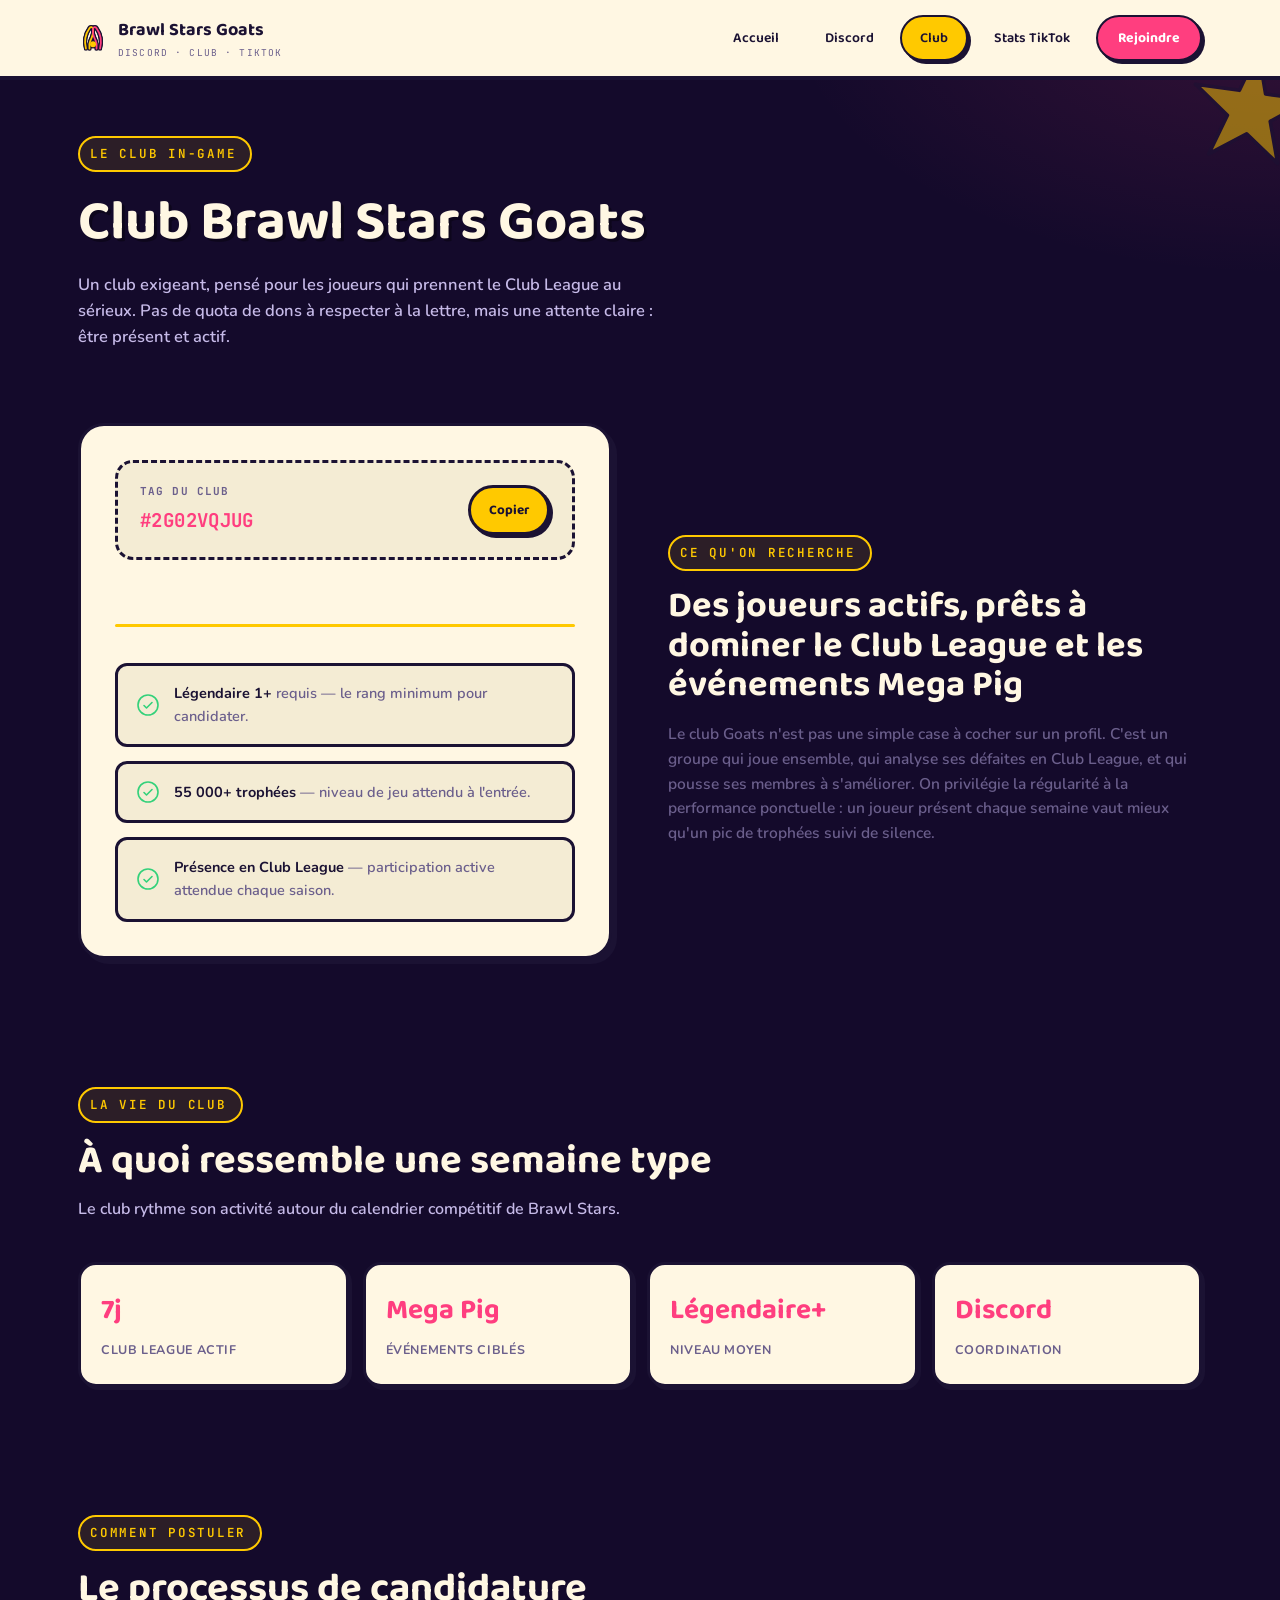
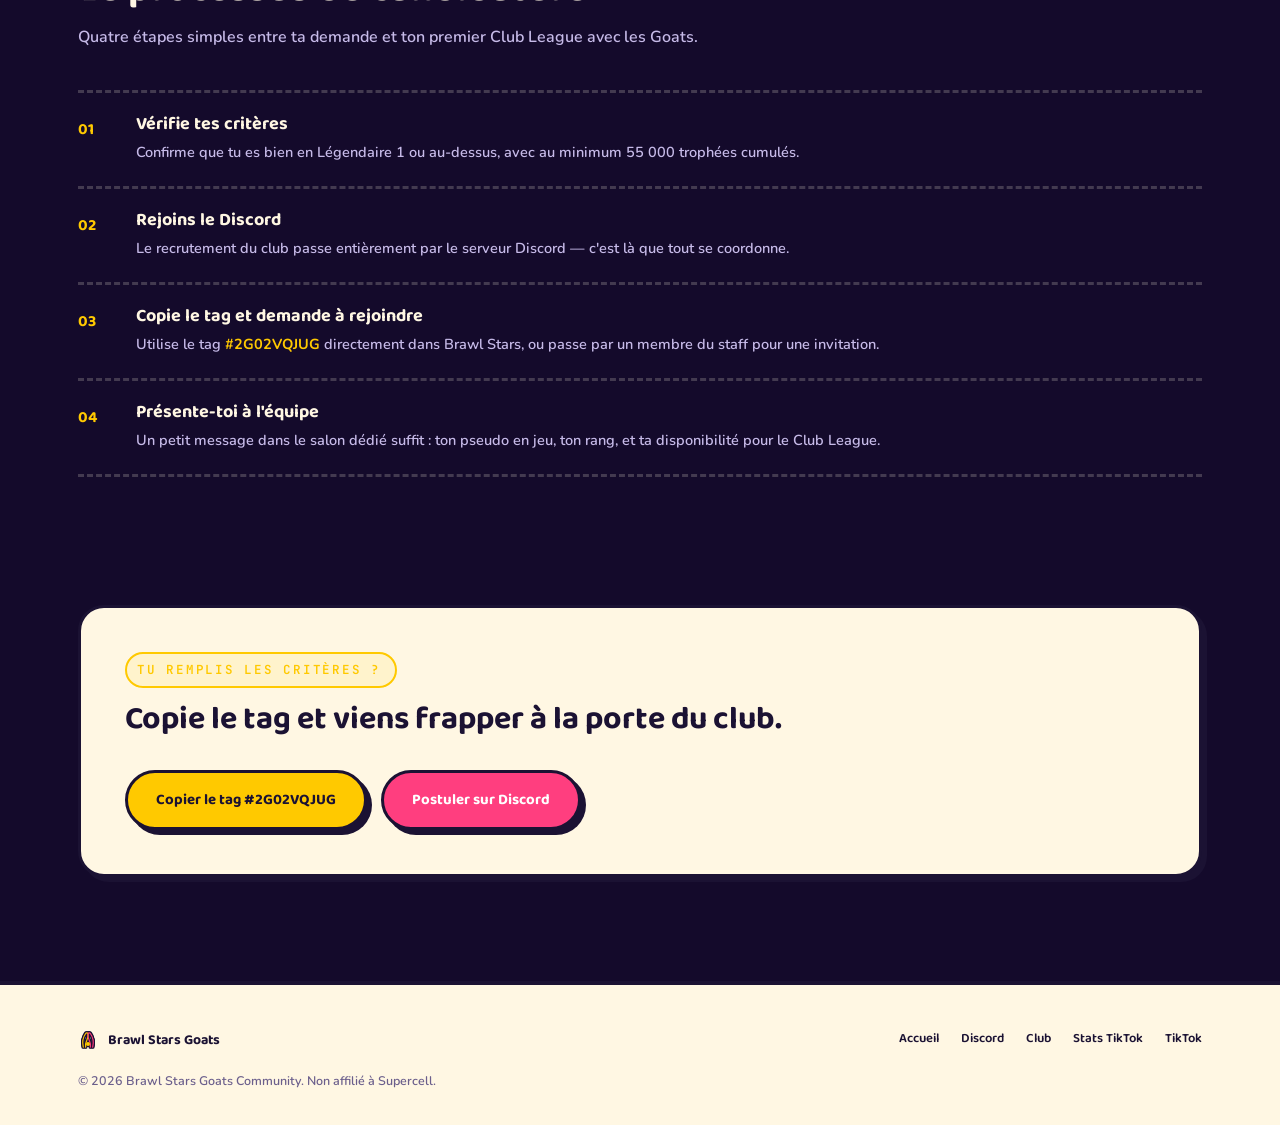
<file: club.html>
<!doctype html>
<html lang="fr">
<head>
<meta charset="UTF-8">
<meta name="viewport" content="width=device-width, initial-scale=1">
<title>Club Brawl Stars Goats — #2G02VQJUG</title>
<meta name="description" content="Rejoins le club Brawl Stars Goats (#2G02VQJUG) : Légendaire 1+ et 55K trophées requis. Club League sérieux, événements Mega Pig, recrutement actif.">
<script>
(function(){
  var pageLang = 'fr';
  var nav = navigator.language || navigator.userLanguage || 'fr';
  var browserLang = nav.slice(0,2).toLowerCase();
  if (browserLang && browserLang !== pageLang && document.cookie.indexOf('googtrans=') === -1) {
    document.cookie = 'googtrans=/' + pageLang + '/' + browserLang + ';path=/';
  }
})();
function googleTranslateElementInit(){
  new google.translate.TranslateElement({ pageLanguage: 'fr', autoDisplay: false }, 'google_translate_element');
}
</script>
<script src="https://translate.google.com/translate_a/element.js?cb=googleTranslateElementInit" async></script>
<link rel="stylesheet" href="style.css">
</head>
<body>
<div id="google_translate_element"></div>

<nav class="site-nav">
  <div class="wrap">
    <a href="index.html" class="brand">
      <svg class="horn-mark" viewBox="0 0 34 34" fill="none" xmlns="http://www.w3.org/2000/svg"><path d="M9 29C7 21 8 13 13 6c1.3-1.8 3.6-1.6 4 .6 1 5.6-1.4 10-3 13.5-1.1 2.4-1.6 5.4-1 8.9" stroke="#FFC900" stroke-width="2" stroke-linecap="round"/><path d="M25 29c2-8 1-16-4-23-1.3-1.8-3.6-1.6-4 .6-1 5.6 1.4 10 3 13.5 1.1 2.4 1.6 5.4 1 8.9" stroke="#FF3E7F" stroke-width="2" stroke-linecap="round"/><circle cx="17" cy="24" r="3.4" fill="#FFC900"/></svg>
      <span>Brawl Stars Goats<small>Discord · Club · TikTok</small></span>
    </a>
    <button class="nav-toggle" aria-label="Ouvrir le menu" aria-expanded="false"><span></span><span></span><span></span></button>
    <div class="nav-links">
      <a href="index.html" data-page="index.html">Accueil</a>
      <a href="discord.html" data-page="discord.html">Discord</a>
      <a href="club.html" data-page="club.html">Club</a>
      <a href="tiktok.html" data-page="tiktok.html">Stats TikTok</a>
      <a href="https://discord.gg/6JJS92zz7M" class="nav-cta">Rejoindre</a>
    </div>
  </div>
</nav>

<header class="page-hero">
<svg class="burst" viewBox="0 0 100 100" aria-hidden="true" style="top:-30px; right:-30px; transform:rotate(8deg);"><polygon points="50,0 61,35 98,35 68,57 79,91 50,70 21,91 32,57 2,35 39,35" fill="var(--yellow)" stroke="var(--ink)" stroke-width="3" stroke-linejoin="round"/></svg>
  <div class="wrap">
    <span class="eyebrow">Le club in-game</span>
    <h1>Club Brawl Stars Goats</h1>
    <p>Un club exigeant, pensé pour les joueurs qui prennent le Club League au sérieux. Pas de quota de dons à respecter à la lettre, mais une attente claire : être présent et actif.</p>
  </div>
</header>

<section>
  <div class="wrap">
    <div class="split reveal">
      <div>
        <div class="cut-card" style="padding:34px;">
          <div class="tag-box">
            <div>
              <div class="tag-label">Tag du club</div>
              <div class="tag-code">#2G02VQJUG</div>
            </div>
            <button class="copy-btn" data-copy="#2G02VQJUG">Copier</button>
          </div>
          <div class="horn-divider"><div class="line"></div></div>
          <div class="req-list">
            <div class="req-item">
              <svg class="check" viewBox="0 0 24 24" fill="none"><circle cx="12" cy="12" r="10" stroke="currentColor" stroke-width="1.6"/><path d="M8 12.5l2.5 2.5L16 9.5" stroke="currentColor" stroke-width="1.6" stroke-linecap="round" stroke-linejoin="round"/></svg>
              <span><b>Légendaire 1+</b> requis — le rang minimum pour candidater.</span>
            </div>
            <div class="req-item">
              <svg class="check" viewBox="0 0 24 24" fill="none"><circle cx="12" cy="12" r="10" stroke="currentColor" stroke-width="1.6"/><path d="M8 12.5l2.5 2.5L16 9.5" stroke="currentColor" stroke-width="1.6" stroke-linecap="round" stroke-linejoin="round"/></svg>
              <span><b>55 000+ trophées</b> — niveau de jeu attendu à l'entrée.</span>
            </div>
            <div class="req-item">
              <svg class="check" viewBox="0 0 24 24" fill="none"><circle cx="12" cy="12" r="10" stroke="currentColor" stroke-width="1.6"/><path d="M8 12.5l2.5 2.5L16 9.5" stroke="currentColor" stroke-width="1.6" stroke-linecap="round" stroke-linejoin="round"/></svg>
              <span><b>Présence en Club League</b> — participation active attendue chaque saison.</span>
            </div>
          </div>
        </div>
      </div>
      <div>
        <span class="eyebrow">Ce qu'on recherche</span>
        <h2 style="font-size:clamp(26px,3.4vw,36px); margin-top:16px;">Des joueurs actifs, prêts à dominer le Club League et les événements Mega Pig</h2>
        <p style="color:var(--ink-dim); margin-top:16px; font-size:15.5px;">Le club Goats n'est pas une simple case à cocher sur un profil. C'est un groupe qui joue ensemble, qui analyse ses défaites en Club League, et qui pousse ses membres à s'améliorer. On privilégie la régularité à la performance ponctuelle : un joueur présent chaque semaine vaut mieux qu'un pic de trophées suivi de silence.</p>
      </div>
    </div>
  </div>
</section>

<section>
  <div class="wrap">
    <div class="section-head reveal">
      <span class="eyebrow">La vie du club</span>
      <h2>À quoi ressemble une semaine type</h2>
      <p>Le club rythme son activité autour du calendrier compétitif de Brawl Stars.</p>
    </div>
    <div class="stat-strip reveal">
      <div class="stat-cell"><div class="num">7j</div><div class="lbl">Club League actif</div></div>
      <div class="stat-cell"><div class="num">Mega Pig</div><div class="lbl">Événements ciblés</div></div>
      <div class="stat-cell"><div class="num">Légendaire+</div><div class="lbl">Niveau moyen</div></div>
      <div class="stat-cell"><div class="num">Discord</div><div class="lbl">Coordination</div></div>
    </div>
  </div>
</section>

<section>
  <div class="wrap">
    <div class="section-head reveal">
      <span class="eyebrow">Comment postuler</span>
      <h2>Le processus de candidature</h2>
      <p>Quatre étapes simples entre ta demande et ton premier Club League avec les Goats.</p>
    </div>
    <div class="reveal">
      <div class="step-row">
        <div class="step-num">01</div>
        <div class="step-body">
          <h4>Vérifie tes critères</h4>
          <p>Confirme que tu es bien en Légendaire 1 ou au-dessus, avec au minimum 55 000 trophées cumulés.</p>
        </div>
      </div>
      <div class="step-row">
        <div class="step-num">02</div>
        <div class="step-body">
          <h4>Rejoins le Discord</h4>
          <p>Le recrutement du club passe entièrement par le serveur Discord — c'est là que tout se coordonne.</p>
        </div>
      </div>
      <div class="step-row">
        <div class="step-num">03</div>
        <div class="step-body">
          <h4>Copie le tag et demande à rejoindre</h4>
          <p>Utilise le tag <b style="color:var(--yellow);">#2G02VQJUG</b> directement dans Brawl Stars, ou passe par un membre du staff pour une invitation.</p>
        </div>
      </div>
      <div class="step-row">
        <div class="step-num">04</div>
        <div class="step-body">
          <h4>Présente-toi à l'équipe</h4>
          <p>Un petit message dans le salon dédié suffit : ton pseudo en jeu, ton rang, et ta disponibilité pour le Club League.</p>
        </div>
      </div>
    </div>
  </div>
</section>

<section>
  <div class="wrap">
    <div class="cut-card reveal" style="padding:44px; display:flex; align-items:center; justify-content:space-between; gap:32px; flex-wrap:wrap;">
      <div>
        <span class="eyebrow">Tu remplis les critères ?</span>
        <h2 style="font-size:clamp(24px,3vw,32px); margin-top:14px;">Copie le tag et viens frapper à la porte du club.</h2>
      </div>
      <div style="display:flex; gap:14px; flex-wrap:wrap;">
        <button class="btn btn-gold" data-copy="#2G02VQJUG">Copier le tag #2G02VQJUG</button>
        <a href="https://discord.gg/6JJS92zz7M" class="btn btn-primary">Postuler sur Discord</a>
      </div>
    </div>
  </div>
</section>

<footer>
  <div class="wrap footer-row">
    <div class="brand" style="font-size:14px;">
      <svg class="horn-mark" style="width:20px;height:20px;" viewBox="0 0 34 34" fill="none"><path d="M9 29C7 21 8 13 13 6c1.3-1.8 3.6-1.6 4 .6 1 5.6-1.4 10-3 13.5-1.1 2.4-1.6 5.4-1 8.9" stroke="#FFC900" stroke-width="2" stroke-linecap="round"/><path d="M25 29c2-8 1-16-4-23-1.3-1.8-3.6-1.6-4 .6-1 5.6 1.4 10 3 13.5 1.1 2.4 1.6 5.4 1 8.9" stroke="#FF3E7F" stroke-width="2" stroke-linecap="round"/><circle cx="17" cy="24" r="3.4" fill="#FFC900"/></svg>
      Brawl Stars Goats
    </div>
    <div class="footer-links">
      <a href="index.html">Accueil</a>
      <a href="discord.html">Discord</a>
      <a href="club.html">Club</a>
      <a href="tiktok.html">Stats TikTok</a>
      <a href="https://www.tiktok.com/@Dejvsk1" target="_blank" rel="noopener">TikTok</a>
    </div>
  </div>
  <div class="wrap" style="margin-top:20px;"><p class="footer-fine">© 2026 Brawl Stars Goats Community. Non affilié à Supercell.</p></div>
</footer>

<script src="script.js"></script>
</body>
</html>
</file>
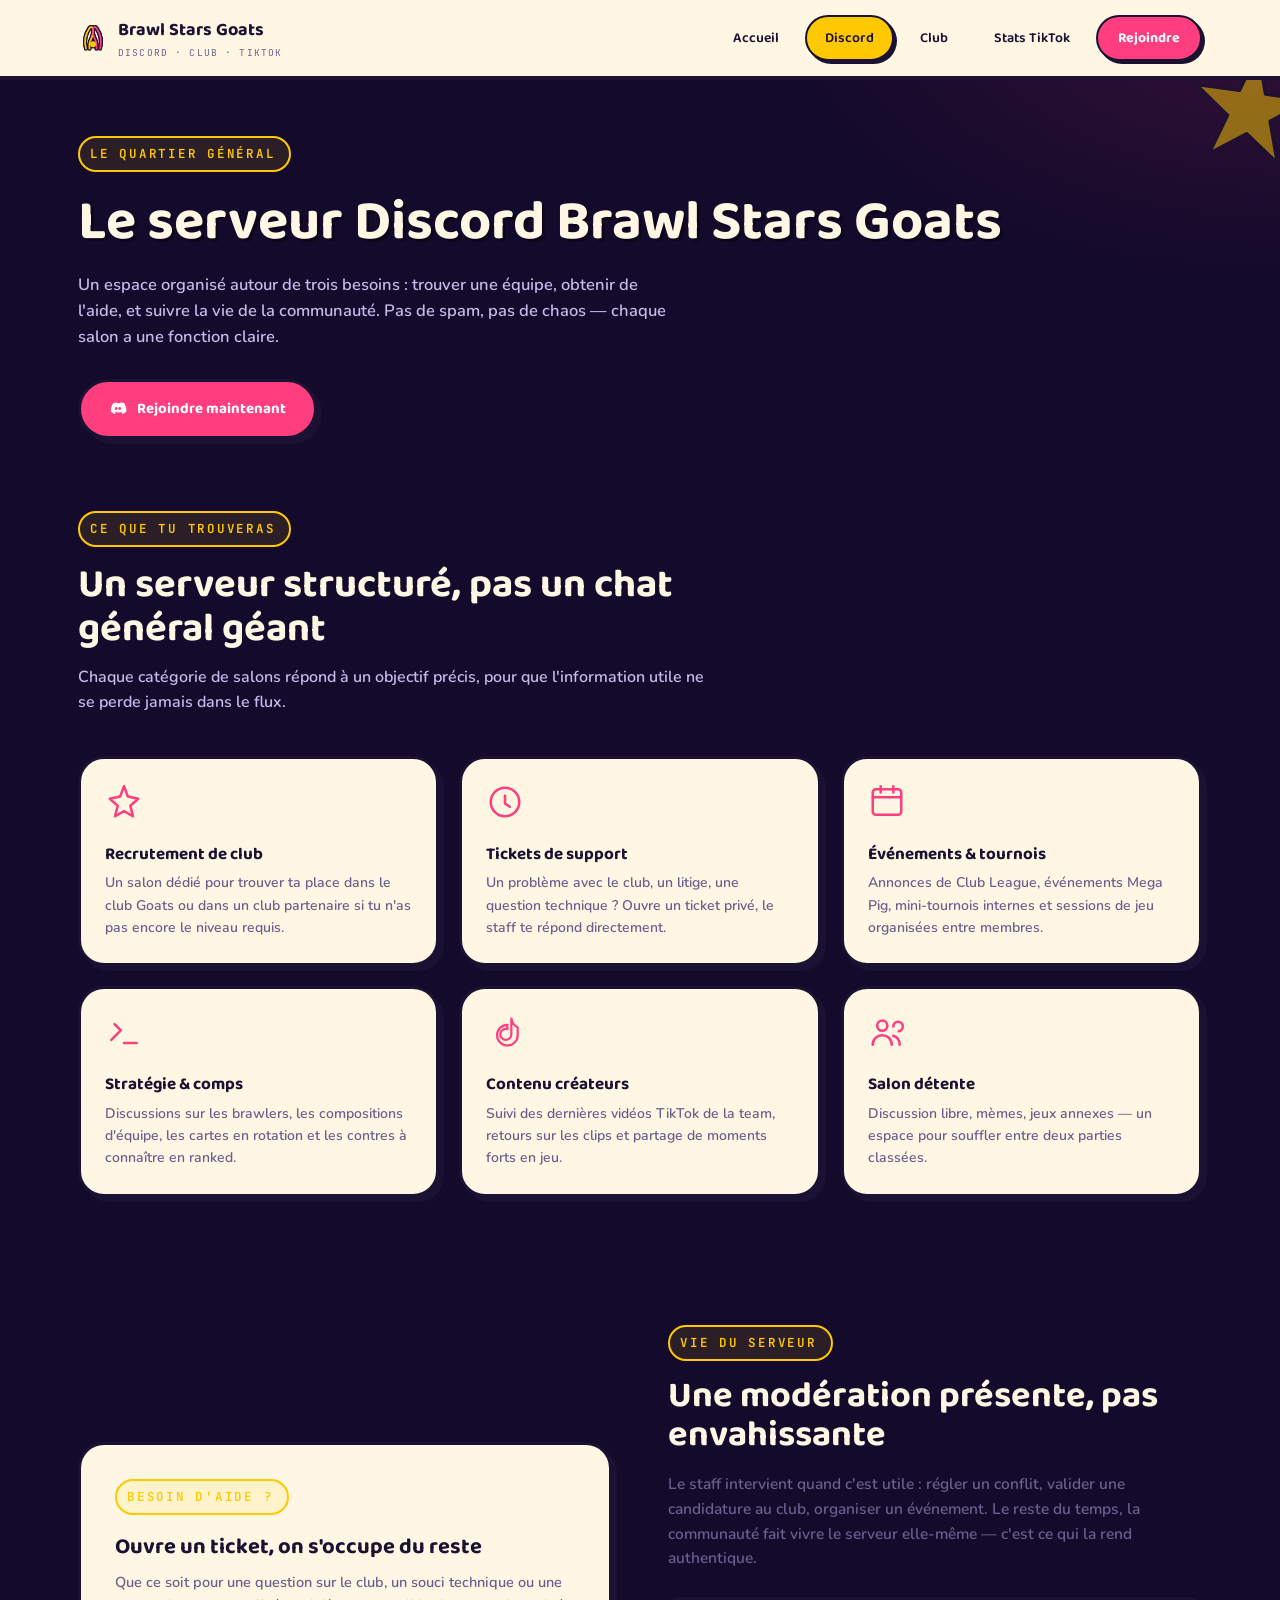
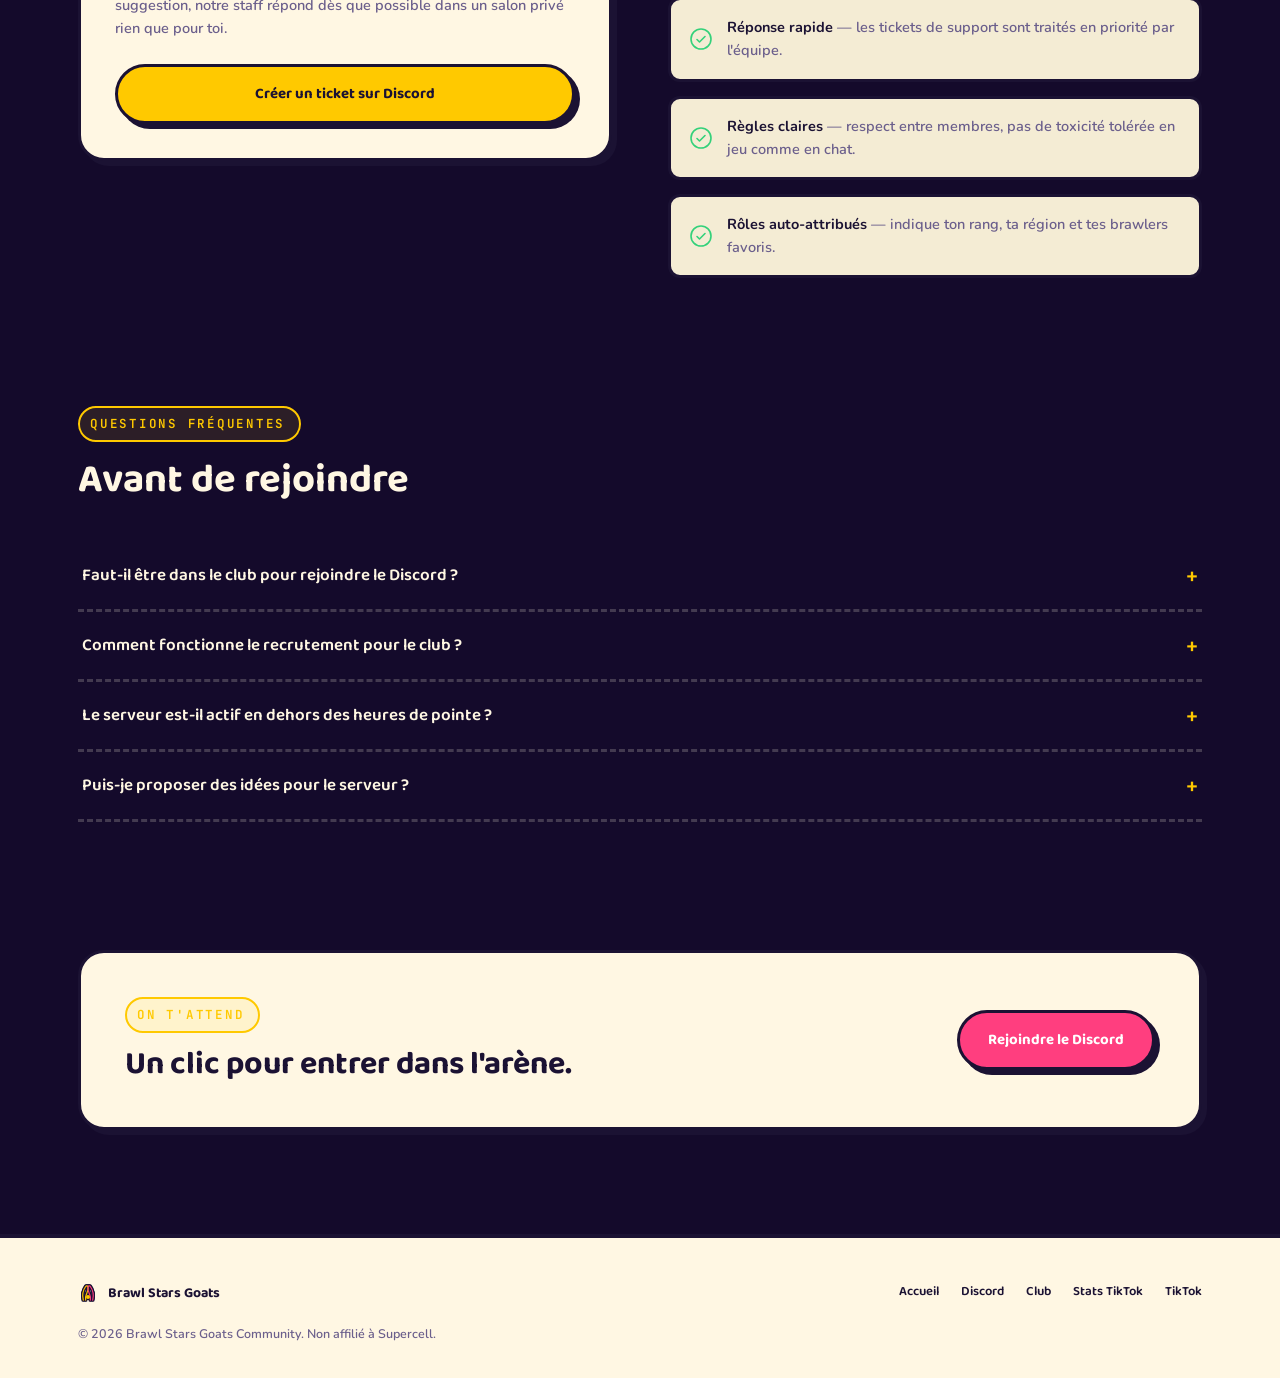
<file: discord.html>
<!doctype html>
<html lang="fr">
<head>
<meta charset="UTF-8">
<meta name="viewport" content="width=device-width, initial-scale=1">
<title>Serveur Discord — Brawl Stars Goats</title>
<meta name="description" content="Rejoins le serveur Discord Brawl Stars Goats : recrutement de club, support par ticket, événements, salons stratégie et communauté active 24/7.">
<script>
(function(){
  var pageLang = 'fr';
  var nav = navigator.language || navigator.userLanguage || 'fr';
  var browserLang = nav.slice(0,2).toLowerCase();
  if (browserLang && browserLang !== pageLang && document.cookie.indexOf('googtrans=') === -1) {
    document.cookie = 'googtrans=/' + pageLang + '/' + browserLang + ';path=/';
  }
})();
function googleTranslateElementInit(){
  new google.translate.TranslateElement({ pageLanguage: 'fr', autoDisplay: false }, 'google_translate_element');
}
</script>
<script src="https://translate.google.com/translate_a/element.js?cb=googleTranslateElementInit" async></script>
<link rel="stylesheet" href="style.css">
</head>
<body>
<div id="google_translate_element"></div>

<nav class="site-nav">
  <div class="wrap">
    <a href="index.html" class="brand">
      <svg class="horn-mark" viewBox="0 0 34 34" fill="none" xmlns="http://www.w3.org/2000/svg"><path d="M9 29C7 21 8 13 13 6c1.3-1.8 3.6-1.6 4 .6 1 5.6-1.4 10-3 13.5-1.1 2.4-1.6 5.4-1 8.9" stroke="#FFC900" stroke-width="2" stroke-linecap="round"/><path d="M25 29c2-8 1-16-4-23-1.3-1.8-3.6-1.6-4 .6-1 5.6 1.4 10 3 13.5 1.1 2.4 1.6 5.4 1 8.9" stroke="#FF3E7F" stroke-width="2" stroke-linecap="round"/><circle cx="17" cy="24" r="3.4" fill="#FFC900"/></svg>
      <span>Brawl Stars Goats<small>Discord · Club · TikTok</small></span>
    </a>
    <button class="nav-toggle" aria-label="Ouvrir le menu" aria-expanded="false"><span></span><span></span><span></span></button>
    <div class="nav-links">
      <a href="index.html" data-page="index.html">Accueil</a>
      <a href="discord.html" data-page="discord.html">Discord</a>
      <a href="club.html" data-page="club.html">Club</a>
      <a href="tiktok.html" data-page="tiktok.html">Stats TikTok</a>
      <a href="https://discord.gg/6JJS92zz7M" class="nav-cta">Rejoindre</a>
    </div>
  </div>
</nav>

<header class="page-hero">
<svg class="burst" viewBox="0 0 100 100" aria-hidden="true" style="top:-30px; right:-30px; transform:rotate(8deg);"><polygon points="50,0 61,35 98,35 68,57 79,91 50,70 21,91 32,57 2,35 39,35" fill="var(--yellow)" stroke="var(--ink)" stroke-width="3" stroke-linejoin="round"/></svg>
  <div class="wrap">
    <span class="eyebrow">Le quartier général</span>
    <h1>Le serveur Discord Brawl Stars Goats</h1>
    <p>Un espace organisé autour de trois besoins : trouver une équipe, obtenir de l'aide, et suivre la vie de la communauté. Pas de spam, pas de chaos — chaque salon a une fonction claire.</p>
    <div class="hero-actions reveal" style="margin-top:28px;">
      <a href="https://discord.gg/6JJS92zz7M" class="btn btn-primary">
        <svg viewBox="0 0 24 24" fill="currentColor"><path d="M20.3 4.4A17.6 17.6 0 0 0 15.9 3c-.2.4-.5.9-.6 1.3a16.3 16.3 0 0 0-4.6 0A9 9 0 0 0 10 3a17.6 17.6 0 0 0-4.4 1.4C2.9 8.3 2.2 12 2.5 15.7a17.7 17.7 0 0 0 5.4 2.8c.4-.6.8-1.2 1.1-1.9-.6-.2-1.2-.5-1.7-.9l.4-.3c3.3 1.6 6.9 1.6 10.2 0l.4.3c-.5.4-1.1.7-1.7.9.3.7.7 1.3 1.1 1.9a17.6 17.6 0 0 0 5.4-2.8c.4-4.3-.7-8-2.8-11.3ZM9.7 13.4c-1 0-1.8-.9-1.8-2s.8-2 1.8-2 1.8.9 1.8 2-.8 2-1.8 2Zm4.6 0c-1 0-1.8-.9-1.8-2s.8-2 1.8-2 1.8.9 1.8 2-.8 2-1.8 2Z"/></svg>
        Rejoindre maintenant
      </a>
    </div>
  </div>
</header>

<section>
  <div class="wrap">
    <div class="section-head reveal">
      <span class="eyebrow">Ce que tu trouveras</span>
      <h2>Un serveur structuré, pas un chat général géant</h2>
      <p>Chaque catégorie de salons répond à un objectif précis, pour que l'information utile ne se perde jamais dans le flux.</p>
    </div>
    <div class="feature-grid">

      <div class="feature-card cut-card reveal">
        <svg class="ico" viewBox="0 0 24 24" fill="none"><path d="M12 2l2.4 6.5L21 10l-5 4.4 1.6 6.6L12 17.8 6.4 21l1.6-6.6L3 10l6.6-1.5L12 2z" stroke="currentColor" stroke-width="1.6" stroke-linejoin="round"/></svg>
        <h4>Recrutement de club</h4>
        <p>Un salon dédié pour trouver ta place dans le club Goats ou dans un club partenaire si tu n'as pas encore le niveau requis.</p>
      </div>

      <div class="feature-card cut-card reveal">
        <svg class="ico" viewBox="0 0 24 24" fill="none"><path d="M12 21c4.97 0 9-4.03 9-9s-4.03-9-9-9-9 4.03-9 9 4.03 9 9 9z" stroke="currentColor" stroke-width="1.6"/><path d="M12 8v5l3 2" stroke="currentColor" stroke-width="1.6" stroke-linecap="round"/></svg>
        <h4>Tickets de support</h4>
        <p>Un problème avec le club, un litige, une question technique ? Ouvre un ticket privé, le staff te répond directement.</p>
      </div>

      <div class="feature-card cut-card reveal">
        <svg class="ico" viewBox="0 0 24 24" fill="none"><rect x="3" y="4" width="18" height="16" rx="2" stroke="currentColor" stroke-width="1.6"/><path d="M3 9h18M8 2v4M16 2v4" stroke="currentColor" stroke-width="1.6" stroke-linecap="round"/></svg>
        <h4>Événements &amp; tournois</h4>
        <p>Annonces de Club League, événements Mega Pig, mini-tournois internes et sessions de jeu organisées entre membres.</p>
      </div>

      <div class="feature-card cut-card reveal">
        <svg class="ico" viewBox="0 0 24 24" fill="none"><path d="M4 17l6-6-4-4M12 19h8" stroke="currentColor" stroke-width="1.6" stroke-linecap="round" stroke-linejoin="round"/></svg>
        <h4>Stratégie &amp; comps</h4>
        <p>Discussions sur les brawlers, les compositions d'équipe, les cartes en rotation et les contres à connaître en ranked.</p>
      </div>

      <div class="feature-card cut-card reveal">
        <svg class="ico" viewBox="0 0 24 24" fill="none"><path d="M16 3v10.5a3.5 3.5 0 1 1-3.5-3.5c.34 0 .67.04 1 .11V7.5A6.5 6.5 0 1 0 20 14V9.2A7.9 7.9 0 0 1 16 3z" stroke="currentColor" stroke-width="1.4"/></svg>
        <h4>Contenu créateurs</h4>
        <p>Suivi des dernières vidéos TikTok de la team, retours sur les clips et partage de moments forts en jeu.</p>
      </div>

      <div class="feature-card cut-card reveal">
        <svg class="ico" viewBox="0 0 24 24" fill="none"><circle cx="9" cy="8" r="3.2" stroke="currentColor" stroke-width="1.6"/><path d="M3 20c0-3.5 2.7-6 6-6s6 2.5 6 6M16 8.5a3 3 0 1 1 3.4 3M20 20c0-2.7-1.7-4.8-4-5.6" stroke="currentColor" stroke-width="1.6" stroke-linecap="round"/></svg>
        <h4>Salon détente</h4>
        <p>Discussion libre, mèmes, jeux annexes — un espace pour souffler entre deux parties classées.</p>
      </div>

    </div>
  </div>
</section>

<section>
  <div class="wrap">
    <div class="split reverse reveal">
      <div>
        <span class="eyebrow">Vie du serveur</span>
        <h2 style="font-size:clamp(26px,3.4vw,36px); margin-top:16px;">Une modération présente, pas envahissante</h2>
        <p style="color:var(--ink-dim); margin-top:16px; font-size:15.5px;">Le staff intervient quand c'est utile : régler un conflit, valider une candidature au club, organiser un événement. Le reste du temps, la communauté fait vivre le serveur elle-même — c'est ce qui la rend authentique.</p>
        <div class="req-list" style="margin-top:26px;">
          <div class="req-item">
            <svg class="check" viewBox="0 0 24 24" fill="none"><circle cx="12" cy="12" r="10" stroke="currentColor" stroke-width="1.6"/><path d="M8 12.5l2.5 2.5L16 9.5" stroke="currentColor" stroke-width="1.6" stroke-linecap="round" stroke-linejoin="round"/></svg>
            <span><b>Réponse rapide</b> — les tickets de support sont traités en priorité par l'équipe.</span>
          </div>
          <div class="req-item">
            <svg class="check" viewBox="0 0 24 24" fill="none"><circle cx="12" cy="12" r="10" stroke="currentColor" stroke-width="1.6"/><path d="M8 12.5l2.5 2.5L16 9.5" stroke="currentColor" stroke-width="1.6" stroke-linecap="round" stroke-linejoin="round"/></svg>
            <span><b>Règles claires</b> — respect entre membres, pas de toxicité tolérée en jeu comme en chat.</span>
          </div>
          <div class="req-item">
            <svg class="check" viewBox="0 0 24 24" fill="none"><circle cx="12" cy="12" r="10" stroke="currentColor" stroke-width="1.6"/><path d="M8 12.5l2.5 2.5L16 9.5" stroke="currentColor" stroke-width="1.6" stroke-linecap="round" stroke-linejoin="round"/></svg>
            <span><b>Rôles auto-attribués</b> — indique ton rang, ta région et tes brawlers favoris.</span>
          </div>
        </div>
      </div>
      <div class="cut-card reveal" style="padding:34px;">
        <span class="eyebrow" style="margin-bottom:20px;">Besoin d'aide ?</span>
        <h3 style="font-size:22px; margin-bottom:12px;">Ouvre un ticket, on s'occupe du reste</h3>
        <p style="color:var(--ink-dim); font-size:14.5px; margin-bottom:24px;">Que ce soit pour une question sur le club, un souci technique ou une suggestion, notre staff répond dès que possible dans un salon privé rien que pour toi.</p>
        <a href="https://discord.gg/6JJS92zz7M" class="btn btn-gold btn-block">Créer un ticket sur Discord</a>
      </div>
    </div>
  </div>
</section>

<section>
  <div class="wrap">
    <div class="section-head reveal">
      <span class="eyebrow">Questions fréquentes</span>
      <h2>Avant de rejoindre</h2>
    </div>
    <div class="reveal">
      <div class="faq-item">
        <button class="faq-q">Faut-il être dans le club pour rejoindre le Discord ?<span class="plus">+</span></button>
        <div class="faq-a"><div class="faq-a-inner">Non. Le serveur est ouvert à tous les joueurs de Brawl Stars, que tu vises le club Goats, un club partenaire, ou simplement une communauté active pour discuter du jeu.</div></div>
      </div>
      <div class="faq-item">
        <button class="faq-q">Comment fonctionne le recrutement pour le club ?<span class="plus">+</span></button>
        <div class="faq-a"><div class="faq-a-inner">Rejoins le salon recrutement, présente ton profil (rang, trophées, disponibilité) et un membre du staff t'oriente vers le club Goats si tu remplis les conditions, ou vers un club partenaire sinon. Voir la page Club pour le détail des critères.</div></div>
      </div>
      <div class="faq-item">
        <button class="faq-q">Le serveur est-il actif en dehors des heures de pointe ?<span class="plus">+</span></button>
        <div class="faq-a"><div class="faq-a-inner">Oui, la communauté couvre plusieurs fuseaux horaires. Les tickets de support sont surveillés en continu et traités dans les meilleurs délais.</div></div>
      </div>
      <div class="faq-item">
        <button class="faq-q">Puis-je proposer des idées pour le serveur ?<span class="plus">+</span></button>
        <div class="faq-a"><div class="faq-a-inner">Absolument. Le salon suggestions existe précisément pour ça — événements, nouveaux salons, améliorations du fonctionnement du club.</div></div>
      </div>
    </div>
  </div>
</section>

<section>
  <div class="wrap">
    <div class="cut-card reveal" style="padding:44px; display:flex; align-items:center; justify-content:space-between; gap:32px; flex-wrap:wrap;">
      <div>
        <span class="eyebrow">On t'attend</span>
        <h2 style="font-size:clamp(24px,3vw,32px); margin-top:14px;">Un clic pour entrer dans l'arène.</h2>
      </div>
      <a href="https://discord.gg/6JJS92zz7M" class="btn btn-primary">Rejoindre le Discord</a>
    </div>
  </div>
</section>

<footer>
  <div class="wrap footer-row">
    <div class="brand" style="font-size:14px;">
      <svg class="horn-mark" style="width:20px;height:20px;" viewBox="0 0 34 34" fill="none"><path d="M9 29C7 21 8 13 13 6c1.3-1.8 3.6-1.6 4 .6 1 5.6-1.4 10-3 13.5-1.1 2.4-1.6 5.4-1 8.9" stroke="#FFC900" stroke-width="2" stroke-linecap="round"/><path d="M25 29c2-8 1-16-4-23-1.3-1.8-3.6-1.6-4 .6-1 5.6 1.4 10 3 13.5 1.1 2.4 1.6 5.4 1 8.9" stroke="#FF3E7F" stroke-width="2" stroke-linecap="round"/><circle cx="17" cy="24" r="3.4" fill="#FFC900"/></svg>
      Brawl Stars Goats
    </div>
    <div class="footer-links">
      <a href="index.html">Accueil</a>
      <a href="discord.html">Discord</a>
      <a href="club.html">Club</a>
      <a href="tiktok.html">Stats TikTok</a>
      <a href="https://www.tiktok.com/@Dejvsk1" target="_blank" rel="noopener">TikTok</a>
    </div>
  </div>
  <div class="wrap" style="margin-top:20px;"><p class="footer-fine">© 2026 Brawl Stars Goats Community. Non affilié à Supercell.</p></div>
</footer>

<script src="script.js"></script>
</body>
</html>
</file>
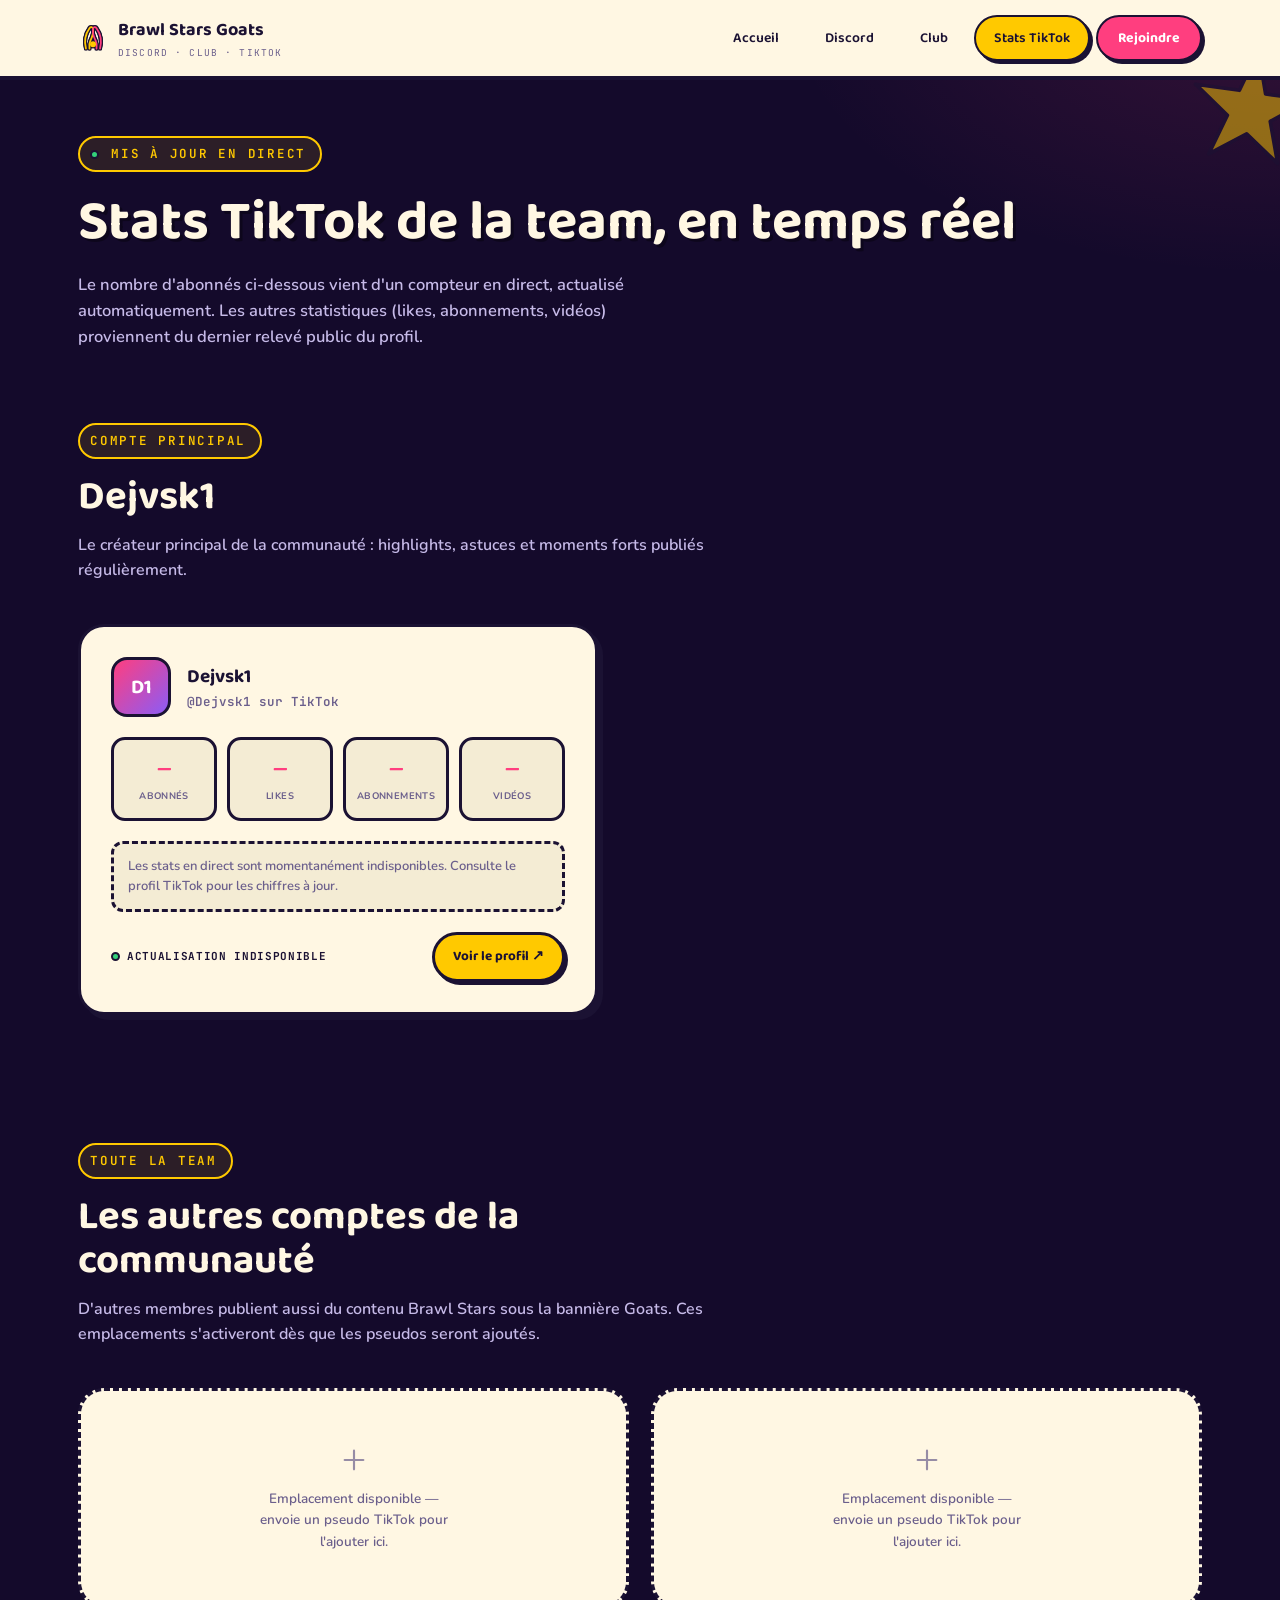
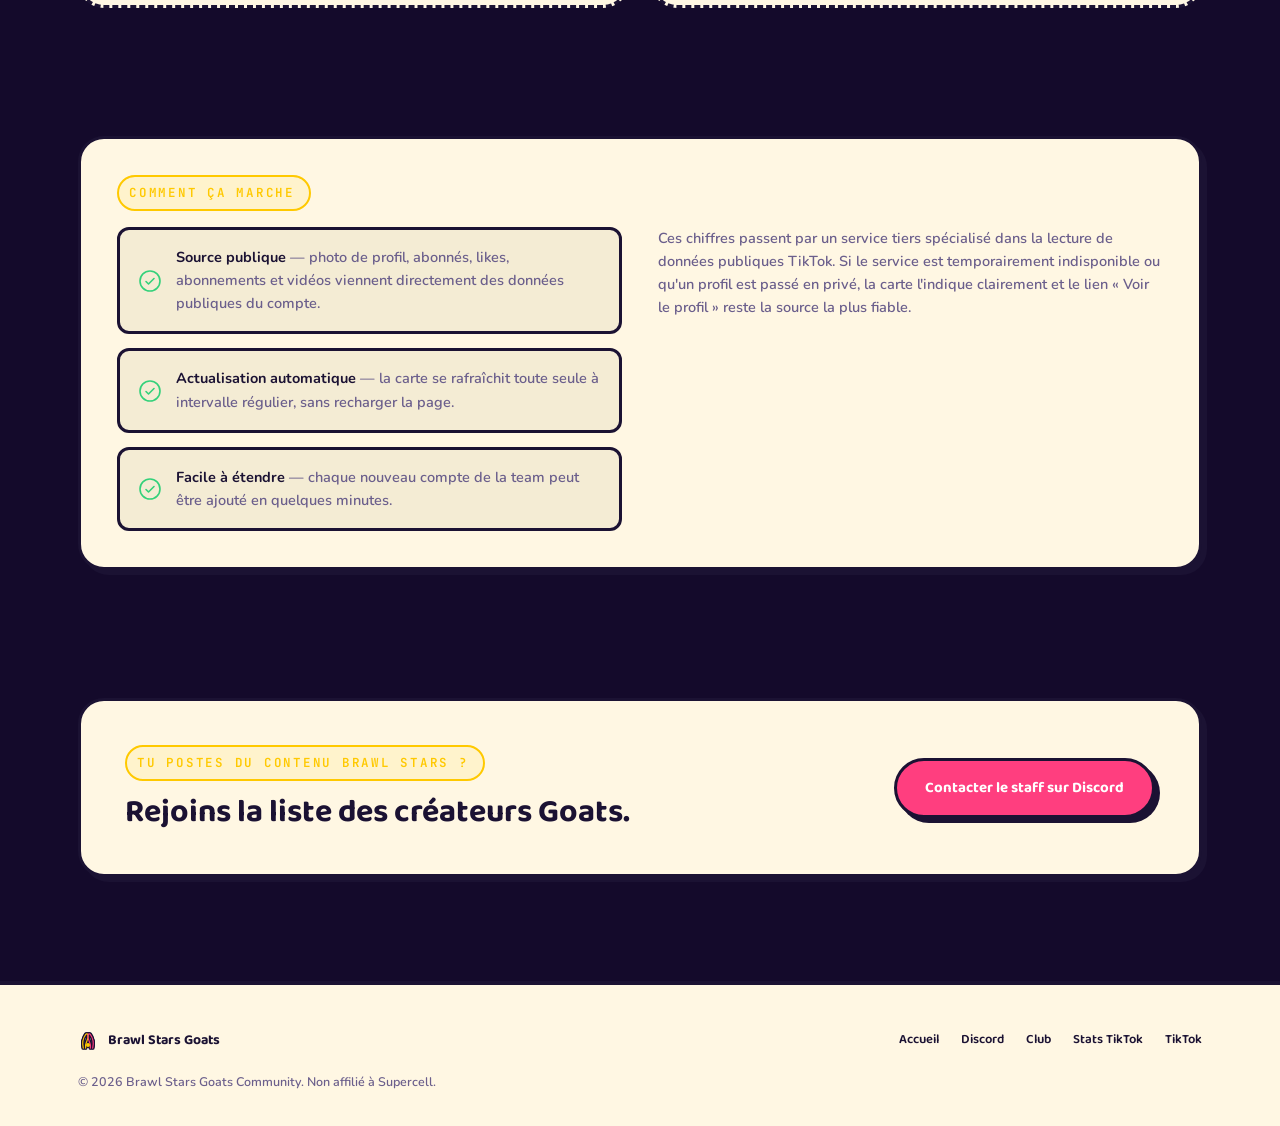
<file: tiktok.html>
<!doctype html>
<html lang="fr">
<head>
<meta charset="UTF-8">
<meta name="viewport" content="width=device-width, initial-scale=1">
<title>Stats TikTok en direct — Brawl Stars Goats</title>
<meta name="description" content="Abonnés, likes et vidéos des comptes TikTok Brawl Stars Goats, mis à jour en temps réel. Suis Dejvsk1 et le reste de la team.">
<script>
(function(){
  var pageLang = 'fr';
  var nav = navigator.language || navigator.userLanguage || 'fr';
  var browserLang = nav.slice(0,2).toLowerCase();
  if (browserLang && browserLang !== pageLang && document.cookie.indexOf('googtrans=') === -1) {
    document.cookie = 'googtrans=/' + pageLang + '/' + browserLang + ';path=/';
  }
})();
function googleTranslateElementInit(){
  new google.translate.TranslateElement({ pageLanguage: 'fr', autoDisplay: false }, 'google_translate_element');
}
</script>
<script src="https://translate.google.com/translate_a/element.js?cb=googleTranslateElementInit" async></script>
<link rel="stylesheet" href="style.css">
</head>
<body>
<div id="google_translate_element"></div>

<nav class="site-nav">
  <div class="wrap">
    <a href="index.html" class="brand">
      <svg class="horn-mark" viewBox="0 0 34 34" fill="none" xmlns="http://www.w3.org/2000/svg"><path d="M9 29C7 21 8 13 13 6c1.3-1.8 3.6-1.6 4 .6 1 5.6-1.4 10-3 13.5-1.1 2.4-1.6 5.4-1 8.9" stroke="#FFC900" stroke-width="2" stroke-linecap="round"/><path d="M25 29c2-8 1-16-4-23-1.3-1.8-3.6-1.6-4 .6-1 5.6 1.4 10 3 13.5 1.1 2.4 1.6 5.4 1 8.9" stroke="#FF3E7F" stroke-width="2" stroke-linecap="round"/><circle cx="17" cy="24" r="3.4" fill="#FFC900"/></svg>
      <span>Brawl Stars Goats<small>Discord · Club · TikTok</small></span>
    </a>
    <button class="nav-toggle" aria-label="Ouvrir le menu" aria-expanded="false"><span></span><span></span><span></span></button>
    <div class="nav-links">
      <a href="index.html" data-page="index.html">Accueil</a>
      <a href="discord.html" data-page="discord.html">Discord</a>
      <a href="club.html" data-page="club.html">Club</a>
      <a href="tiktok.html" data-page="tiktok.html">Stats TikTok</a>
      <a href="https://discord.gg/6JJS92zz7M" class="nav-cta">Rejoindre</a>
    </div>
  </div>
</nav>

<header class="page-hero">
<svg class="burst" viewBox="0 0 100 100" aria-hidden="true" style="top:-30px; right:-30px; transform:rotate(8deg);"><polygon points="50,0 61,35 98,35 68,57 79,91 50,70 21,91 32,57 2,35 39,35" fill="var(--yellow)" stroke="var(--ink)" stroke-width="3" stroke-linejoin="round"/></svg>
  <div class="wrap">
    <span class="eyebrow">
      <span class="live-dot" style="margin-right:2px;"></span> Mis à jour en direct
    </span>
    <h1>Stats TikTok de la team, en temps réel</h1>
    <p>Le nombre d'abonnés ci-dessous vient d'un compteur en direct, actualisé automatiquement. Les autres statistiques (likes, abonnements, vidéos) proviennent du dernier relevé public du profil.</p>
  </div>
</header>

<section>
  <div class="wrap">
    <div class="section-head reveal">
      <span class="eyebrow">Compte principal</span>
      <h2>Dejvsk1</h2>
      <p>Le créateur principal de la communauté : highlights, astuces et moments forts publiés régulièrement.</p>
    </div>

    <div class="creator-card cut-card reveal" style="max-width:520px;" data-tiktok-card data-username="Dejvsk1">
      <div class="creator-head">
        <div class="creator-avatar" data-role="avatar">D1</div>
        <div>
          <div class="creator-name">Dejvsk1</div>
          <div class="creator-handle">@Dejvsk1 sur TikTok</div>
        </div>
      </div>
      <div class="creator-stats-grid">
        <div class="c-stat"><span class="c-num is-loading" data-role="followers">—</span><span class="c-lbl">Abonnés</span></div>
        <div class="c-stat"><span class="c-num is-loading" data-role="likes">—</span><span class="c-lbl">Likes</span></div>
        <div class="c-stat"><span class="c-num is-loading" data-role="following">—</span><span class="c-lbl">Abonnements</span></div>
        <div class="c-stat"><span class="c-num is-loading" data-role="videos">—</span><span class="c-lbl">Vidéos</span></div>
      </div>
      <p class="creator-fallback-note" data-role="fallback">Les stats en direct sont momentanément indisponibles. Consulte le profil TikTok pour les chiffres à jour.</p>
      <div class="creator-meta">
        <span class="live-pill"><span class="live-dot"></span><span data-role="status">Mise à jour en direct</span></span>
        <a href="https://www.tiktok.com/@Dejvsk1" target="_blank" rel="noopener" class="copy-btn" style="text-decoration:none;">Voir le profil ↗</a>
      </div>
    </div>
  </div>
</section>

<section>
  <div class="wrap">
    <div class="section-head reveal">
      <span class="eyebrow">Toute la team</span>
      <h2>Les autres comptes de la communauté</h2>
      <p>D'autres membres publient aussi du contenu Brawl Stars sous la bannière Goats. Ces emplacements s'activeront dès que les pseudos seront ajoutés.</p>
    </div>
    <div class="creator-grid reveal">
      <div class="cut-card slot-card">
        <svg class="ico" viewBox="0 0 24 24" fill="none"><path d="M12 5v14M5 12h14" stroke="currentColor" stroke-width="1.6" stroke-linecap="round"/></svg>
        <p>Emplacement disponible — envoie un pseudo TikTok pour l'ajouter ici.</p>
      </div>
      <div class="cut-card slot-card">
        <svg class="ico" viewBox="0 0 24 24" fill="none"><path d="M12 5v14M5 12h14" stroke="currentColor" stroke-width="1.6" stroke-linecap="round"/></svg>
        <p>Emplacement disponible — envoie un pseudo TikTok pour l'ajouter ici.</p>
      </div>
    </div>
  </div>
</section>

<section>
  <div class="wrap">
    <div class="cut-card reveal" style="padding:36px;">
      <span class="eyebrow" style="margin-bottom:16px;">Comment ça marche</span>
      <div class="split" style="gap:36px; align-items:flex-start;">
        <div class="req-list">
          <div class="req-item">
            <svg class="check" viewBox="0 0 24 24" fill="none"><circle cx="12" cy="12" r="10" stroke="currentColor" stroke-width="1.6"/><path d="M8 12.5l2.5 2.5L16 9.5" stroke="currentColor" stroke-width="1.6" stroke-linecap="round" stroke-linejoin="round"/></svg>
            <span><b>Source publique</b> — photo de profil, abonnés, likes, abonnements et vidéos viennent directement des données publiques du compte.</span>
          </div>
          <div class="req-item">
            <svg class="check" viewBox="0 0 24 24" fill="none"><circle cx="12" cy="12" r="10" stroke="currentColor" stroke-width="1.6"/><path d="M8 12.5l2.5 2.5L16 9.5" stroke="currentColor" stroke-width="1.6" stroke-linecap="round" stroke-linejoin="round"/></svg>
            <span><b>Actualisation automatique</b> — la carte se rafraîchit toute seule à intervalle régulier, sans recharger la page.</span>
          </div>
          <div class="req-item">
            <svg class="check" viewBox="0 0 24 24" fill="none"><circle cx="12" cy="12" r="10" stroke="currentColor" stroke-width="1.6"/><path d="M8 12.5l2.5 2.5L16 9.5" stroke="currentColor" stroke-width="1.6" stroke-linecap="round" stroke-linejoin="round"/></svg>
            <span><b>Facile à étendre</b> — chaque nouveau compte de la team peut être ajouté en quelques minutes.</span>
          </div>
        </div>
        <p style="color:var(--ink-dim); font-size:14.5px;">Ces chiffres passent par un service tiers spécialisé dans la lecture de données publiques TikTok. Si le service est temporairement indisponible ou qu'un profil est passé en privé, la carte l'indique clairement et le lien « Voir le profil » reste la source la plus fiable.</p>
      </div>
    </div>
  </div>
</section>

<section>
  <div class="wrap">
    <div class="cut-card reveal" style="padding:44px; display:flex; align-items:center; justify-content:space-between; gap:32px; flex-wrap:wrap;">
      <div>
        <span class="eyebrow">Tu postes du contenu Brawl Stars ?</span>
        <h2 style="font-size:clamp(24px,3vw,32px); margin-top:14px;">Rejoins la liste des créateurs Goats.</h2>
      </div>
      <a href="https://discord.gg/6JJS92zz7M" class="btn btn-primary">Contacter le staff sur Discord</a>
    </div>
  </div>
</section>

<footer>
  <div class="wrap footer-row">
    <div class="brand" style="font-size:14px;">
      <svg class="horn-mark" style="width:20px;height:20px;" viewBox="0 0 34 34" fill="none"><path d="M9 29C7 21 8 13 13 6c1.3-1.8 3.6-1.6 4 .6 1 5.6-1.4 10-3 13.5-1.1 2.4-1.6 5.4-1 8.9" stroke="#FFC900" stroke-width="2" stroke-linecap="round"/><path d="M25 29c2-8 1-16-4-23-1.3-1.8-3.6-1.6-4 .6-1 5.6 1.4 10 3 13.5 1.1 2.4 1.6 5.4 1 8.9" stroke="#FF3E7F" stroke-width="2" stroke-linecap="round"/><circle cx="17" cy="24" r="3.4" fill="#FFC900"/></svg>
      Brawl Stars Goats
    </div>
    <div class="footer-links">
      <a href="index.html">Accueil</a>
      <a href="discord.html">Discord</a>
      <a href="club.html">Club</a>
      <a href="tiktok.html">Stats TikTok</a>
      <a href="https://www.tiktok.com/@Dejvsk1" target="_blank" rel="noopener">TikTok</a>
    </div>
  </div>
  <div class="wrap" style="margin-top:20px;"><p class="footer-fine">© 2026 Brawl Stars Goats Community. Non affilié à Supercell.</p></div>
</footer>

<script src="script.js"></script>
<script src="tiktok-stats.js"></script>
</body>
</html>
</file>
<file: style.css>
@import url('https://fonts.googleapis.com/css2?family=Baloo+2:wght@500;600;700;800&family=Nunito:wght@400;600;700;800;900&family=JetBrains+Mono:wght@400;500;700&display=swap');

:root{
  --bg: #140A2B;
  --bg-soft: #1C1140;
  --night-a: #2A1B57;
  --night-b: #150C2B;

  --panel: #FFF7E3;
  --panel-dim: #F4ECD4;
  --panel-dark: #241947;

  --ink: #1B1233;
  --ink-dim: #6B5F8C;
  --ink-invert: #FFF7E3;
  --ink-invert-dim: #C6BAE8;

  --yellow: #FFC900;
  --yellow-deep: #F5A200;
  --blue: #2FA8FF;
  --pink: #FF3E7F;
  --green: #33D17A;
  --purple: #8B5CF6;

  --line: #1B1233;
  --radius-lg: 26px;
  --radius-md: 18px;
  --radius-sm: 12px;

  --shadow-hard: 5px 5px 0 var(--line);
  --shadow-hard-sm: 3px 3px 0 var(--line);
  --shadow-hard-lg: 8px 8px 0 var(--line);

  --font-display: 'Baloo 2', sans-serif;
  --font-body: 'Nunito', sans-serif;
  --font-mono: 'JetBrains Mono', monospace;
}

*{ box-sizing:border-box; }
html{ scroll-behavior:smooth; }
body{
  margin:0;
  background:
    radial-gradient(900px 500px at 10% -10%, rgba(255,201,0,0.10), transparent 55%),
    radial-gradient(900px 500px at 100% 0%, rgba(255,62,127,0.14), transparent 55%),
    radial-gradient(1200px 700px at 50% 110%, rgba(47,168,255,0.10), transparent 60%),
    var(--bg);
  color:var(--ink-invert);
  font-family:var(--font-body);
  font-weight:600;
  line-height:1.6;
  -webkit-font-smoothing:antialiased;
}
img{ max-width:100%; display:block; }
a{ color:inherit; text-decoration:none; }
h1,h2,h3,h4{ font-family:var(--font-display); font-weight:700; margin:0; line-height:1.1; }
p{ margin:0; }
ul{ margin:0; padding:0; list-style:none; }
button{ font-family:inherit; cursor:pointer; }

.wrap{ max-width:1180px; margin:0 auto; padding:0 28px; }

.eyebrow{
  font-family:var(--font-mono);
  font-size:12.5px;
  letter-spacing:0.14em;
  text-transform:uppercase;
  color:var(--yellow);
  display:inline-flex;
  align-items:center;
  gap:10px;
  background:rgba(255,201,0,0.1);
  border:2px solid var(--yellow);
  padding:6px 14px 6px 10px;
  border-radius:999px;
}
.eyebrow .live-dot{ margin-right:0; }

a:focus-visible, button:focus-visible, [tabindex]:focus-visible{
  outline:3px solid var(--green);
  outline-offset:3px;
  border-radius:6px;
}

@media (prefers-reduced-motion: reduce){
  *{ animation-duration:0.001ms !important; animation-iteration-count:1 !important; transition-duration:0.001ms !important; scroll-behavior:auto !important; }
}

.horn-mark{ width:34px; height:34px; flex-shrink:0; filter:drop-shadow(1px 0 0 var(--ink)) drop-shadow(-1px 0 0 var(--ink)) drop-shadow(0 1px 0 var(--ink)) drop-shadow(0 -1px 0 var(--ink)); }
.horn-divider{
  display:flex; align-items:center; gap:14px;
  margin: 64px 0 36px;
}
.horn-divider .line{ flex:1; height:3px; background:var(--yellow); border-radius:2px; }

.site-nav{
  position:sticky; top:0; z-index:100;
  background:var(--panel);
  border-bottom:4px solid var(--ink);
}
.site-nav .wrap{
  display:flex; align-items:center; justify-content:space-between;
  height:76px;
}
.brand{
  display:flex; align-items:center; gap:10px;
  font-family:var(--font-display); font-weight:700; font-size:18px;
  color:var(--ink);
}
.brand .horn-mark{ width:30px; height:30px; }
.brand small{
  display:block; font-family:var(--font-mono); font-weight:400;
  font-size:9.5px; letter-spacing:0.12em; color:var(--ink-dim); text-transform:uppercase;
}
.nav-links{ display:flex; align-items:center; gap:6px; }
.nav-links a{
  font-family:var(--font-display); font-size:14px; font-weight:600;
  padding:10px 18px; border-radius:999px; color:var(--ink);
  border:2px solid transparent;
  transition:transform .12s ease, background .12s ease, border-color .12s ease;
}
.nav-links a:hover{ background:var(--panel-dim); border-color:var(--ink); }
.nav-links a.is-active{ color:var(--ink); background:var(--yellow); border-color:var(--ink); box-shadow:var(--shadow-hard-sm); }
.nav-cta{
  font-family:var(--font-display) !important; font-weight:700 !important;
  background:var(--pink) !important; color:#fff !important;
  border:2px solid var(--ink) !important;
  padding:10px 20px !important; border-radius:999px !important;
  box-shadow:var(--shadow-hard-sm);
}
.nav-cta:hover{ transform:translate(-2px,-2px); box-shadow:5px 5px 0 var(--line); }
.nav-toggle{ display:none; }

@media (max-width:820px){
  .nav-links{
    position:fixed; inset:76px 0 0 0; height:calc(100vh - 76px);
    background:var(--panel); flex-direction:column; align-items:stretch;
    padding:22px; gap:10px;
    opacity:0; pointer-events:none; transition:opacity .18s ease, transform .18s ease;
    transform:translateY(-8px);
    overflow-y:auto;
  }
  .nav-links.is-open{ opacity:1; pointer-events:auto; transform:translateY(0); }
  .nav-links a{ text-align:center; padding:16px; font-size:16px; }
  .nav-toggle{
    display:flex; flex-direction:column; gap:5px; background:none; border:none; padding:8px;
  }
  .nav-toggle span{ width:24px; height:3px; background:var(--ink); border-radius:2px; }
}

.cut-card{
  background:var(--panel);
  color:var(--ink);
  border:3px solid var(--line);
  border-radius:var(--radius-lg);
  box-shadow:var(--shadow-hard);
  position:relative;
}
.cut-card h3, .cut-card h4{ color:var(--ink); }
.cut-card p{ color:var(--ink-dim); }

.btn{
  display:inline-flex; align-items:center; gap:10px;
  font-family:var(--font-display); font-weight:700; font-size:15px;
  padding:15px 28px;
  border-radius:999px;
  border:3px solid var(--line);
  box-shadow:var(--shadow-hard);
  transition:transform .12s ease, box-shadow .12s ease;
}
.btn:hover{ transform:translate(-2px,-2px); box-shadow:7px 7px 0 var(--line); }
.btn:active{ transform:translate(2px,2px); box-shadow:2px 2px 0 var(--line); }
.btn-primary{ background:var(--pink); color:#fff; }
.btn-gold{ background:var(--yellow); color:var(--ink); }
.btn-ghost{ background:var(--panel); color:var(--ink); }
.btn-block{ width:100%; justify-content:center; }
.btn svg{ width:18px; height:18px; }

.hero{ padding:64px 0 40px; position:relative; overflow:hidden; }
.page-hero{ position:relative; overflow:hidden; }
.hero .wrap{ position:relative; z-index:2; }
.hero-grid{ display:grid; grid-template-columns:1.15fr 0.85fr; gap:56px; align-items:center; }
.hero h1{ font-size:clamp(40px,6vw,74px); font-weight:700; margin:20px 0 22px; color:var(--ink-invert); text-shadow:3px 3px 0 rgba(0,0,0,0.35); }
.hero h1 .accent{ color:var(--yellow); }
.hero-lede{ font-size:18px; color:var(--ink-invert-dim); max-width:52ch; margin-bottom:34px; font-weight:600; }
.hero-actions{ display:flex; flex-wrap:wrap; gap:16px; }
.hero-badges{ display:flex; gap:26px; margin-top:44px; flex-wrap:wrap; }
.hero-badge{ font-family:var(--font-mono); font-size:12px; color:var(--ink-invert-dim); }
.hero-badge b{ display:block; font-family:var(--font-display); font-size:24px; color:var(--yellow); font-weight:700; }

.page-hero{ padding:56px 0 8px; }
.page-hero .eyebrow{ margin-bottom:20px; }
.page-hero h1{ font-size:clamp(34px,5vw,56px); font-weight:700; color:var(--ink-invert); text-shadow:3px 3px 0 rgba(0,0,0,0.35); }
.page-hero p{ color:var(--ink-invert-dim); max-width:60ch; font-size:16.5px; margin-top:18px; font-weight:600; }

section{ padding:64px 0; }
.section-head{ max-width:640px; margin-bottom:40px; }
.section-head h2{ font-size:clamp(26px,3.4vw,40px); margin-top:16px; color:var(--ink-invert); }
.section-head p{ color:var(--ink-invert-dim); margin-top:14px; font-size:16px; font-weight:600; }

.route-grid{ display:grid; grid-template-columns:repeat(3,1fr); gap:24px; }
.route-card{
  padding:30px 26px 28px;
  display:flex; flex-direction:column; gap:16px;
  transition:transform .15s ease, box-shadow .15s ease;
}
.route-card:hover{ transform:translate(-3px,-3px); box-shadow:var(--shadow-hard-lg); }
.route-icon{ width:46px; height:46px; }
.route-card h3{ font-size:21px; }
.route-card p{ font-size:14.5px; flex:1; font-weight:600; }
.route-card .goto{ font-family:var(--font-mono); font-size:12.5px; color:var(--pink); font-weight:700; display:flex; align-items:center; gap:6px; }

.stat-strip{
  display:grid; grid-template-columns:repeat(4,1fr); gap:14px;
}
.stat-cell{ background:var(--panel); border:3px solid var(--line); border-radius:var(--radius-md); box-shadow:var(--shadow-hard-sm); padding:24px 20px; }
.stat-cell .num{ font-family:var(--font-display); font-size:28px; font-weight:700; color:var(--pink); }
.stat-cell .lbl{ font-size:12.5px; color:var(--ink-dim); margin-top:6px; text-transform:uppercase; letter-spacing:0.05em; font-weight:700; }

.req-list{ display:flex; flex-direction:column; gap:14px; }
.req-item{
  display:flex; align-items:center; gap:14px;
  padding:16px 18px;
  background:var(--panel-dim); border:3px solid var(--line); border-radius:var(--radius-sm);
}
.req-item .check{ width:24px; height:24px; flex-shrink:0; color:var(--green); }
.req-item b{ color:var(--ink); }
.req-item span{ color:var(--ink-dim); font-size:14.5px; font-weight:600; }

.tag-box{
  display:flex; align-items:center; justify-content:space-between; gap:16px;
  padding:20px 22px;
  background:var(--panel-dim); border:3px dashed var(--ink); border-radius:var(--radius-md);
}
.tag-box .tag-code{ font-family:var(--font-mono); font-size:19px; color:var(--pink); font-weight:700; letter-spacing:0.02em; }
.tag-box .tag-label{ font-family:var(--font-mono); font-size:11px; color:var(--ink-dim); text-transform:uppercase; letter-spacing:0.1em; margin-bottom:6px; font-weight:700; }
.copy-btn{
  font-family:var(--font-display); font-size:13.5px; font-weight:700;
  padding:11px 18px; border-radius:999px; background:var(--yellow);
  border:3px solid var(--ink); color:var(--ink); white-space:nowrap;
  box-shadow:var(--shadow-hard-sm);
  transition:transform .12s ease, box-shadow .12s ease;
}
.copy-btn:hover{ transform:translate(-2px,-2px); box-shadow:5px 5px 0 var(--line); }
.copy-btn.is-copied{ background:var(--green); }

.step-row{ display:flex; gap:20px; padding:22px 0; border-top:3px dashed rgba(255,247,227,0.2); }
.step-row:last-child{ border-bottom:3px dashed rgba(255,247,227,0.2); }
.step-num{ font-family:var(--font-display); font-size:16px; color:var(--yellow); flex-shrink:0; width:38px; padding-top:2px; font-weight:700; }
.step-body h4{ font-size:18px; margin-bottom:6px; color:var(--ink-invert); }
.step-body p{ color:var(--ink-invert-dim); font-size:14.5px; font-weight:600; }
.step-body b{ color:var(--yellow); }

.split{ display:grid; grid-template-columns:1fr 1fr; gap:56px; align-items:center; }
.split.reverse{ direction:rtl; }
.split.reverse > *{ direction:ltr; }
.split h2{ color:var(--ink-invert); }
.split > div > p{ color:var(--ink-invert-dim); }

.feature-grid{ display:grid; grid-template-columns:repeat(3,1fr); gap:20px; }
.feature-card{ padding:24px; transition:transform .15s ease, box-shadow .15s ease; }
.feature-card:hover{ transform:translate(-2px,-2px); box-shadow:var(--shadow-hard-lg); }
.feature-card .ico{ width:38px; height:38px; color:var(--pink); margin-bottom:16px; }
.feature-card h4{ font-size:17px; margin-bottom:8px; }
.feature-card p{ font-size:14px; font-weight:600; }

.faq-item{ border-bottom:3px dashed rgba(255,247,227,0.2); }
.faq-q{
  width:100%; text-align:left; background:none; border:none; color:var(--ink-invert);
  display:flex; align-items:center; justify-content:space-between;
  padding:20px 4px; font-family:var(--font-display); font-size:17px; font-weight:600;
}
.faq-q .plus{ font-family:var(--font-mono); color:var(--yellow); font-size:20px; transition:transform .2s ease; flex-shrink:0; margin-left:16px; }
.faq-item.is-open .faq-q .plus{ transform:rotate(45deg); }
.faq-a{ max-height:0; overflow:hidden; transition:max-height .25s ease; }
.faq-a-inner{ padding:0 4px 22px; color:var(--ink-invert-dim); font-size:14.5px; max-width:70ch; font-weight:600; }

.creator-card{ padding:30px; display:flex; flex-direction:column; gap:20px; }
.creator-head{ display:flex; align-items:center; gap:16px; }
.creator-avatar{
  width:60px; height:60px; border-radius:16px;
  background:linear-gradient(135deg, var(--pink), var(--purple));
  border:3px solid var(--ink);
  display:flex; align-items:center; justify-content:center;
  font-family:var(--font-display); font-weight:700; font-size:20px; color:#fff;
  flex-shrink:0;
  overflow:hidden;
}
.creator-avatar img{ width:100%; height:100%; object-fit:cover; }
.creator-name{ font-family:var(--font-display); font-weight:700; font-size:19px; }
.creator-handle{ font-family:var(--font-mono); font-size:12.5px; color:var(--ink-dim); }
.creator-stats-grid{ display:grid; grid-template-columns:repeat(4,1fr); gap:10px; }
.c-stat{ background:var(--panel-dim); border:3px solid var(--ink); border-radius:14px; padding:14px 8px; text-align:center; }
.c-num{ display:block; font-family:var(--font-display); font-size:19px; font-weight:700; color:var(--pink); }
.c-num.is-loading{ opacity:0.35; }
.c-lbl{ display:block; font-size:9.5px; text-transform:uppercase; letter-spacing:0.04em; color:var(--ink-dim); font-weight:700; margin-top:4px; }
.creator-fallback-note{ font-size:13px; color:var(--ink-dim); font-weight:600; background:var(--panel-dim); border:3px dashed var(--ink); border-radius:12px; padding:12px 14px; display:none; }
.creator-fallback-note.is-visible{ display:block; }
.creator-meta{ display:flex; align-items:center; justify-content:space-between; flex-wrap:wrap; gap:10px; }
@media (max-width:480px){
  .creator-stats-grid{ grid-template-columns:repeat(2,1fr); }
}
.live-pill{
  display:inline-flex; align-items:center; gap:7px;
  font-family:var(--font-mono); font-size:11px; color:var(--ink);
  text-transform:uppercase; letter-spacing:0.06em; font-weight:700;
}
.live-dot{ width:9px; height:9px; border-radius:50%; background:var(--green); border:2px solid var(--ink); animation:pulse 1.8s infinite; }
@keyframes pulse{
  0%{ box-shadow:0 0 0 0 rgba(51,209,122,0.55); }
  70%{ box-shadow:0 0 0 9px rgba(51,209,122,0); }
  100%{ box-shadow:0 0 0 0 rgba(51,209,122,0); }
}
.creator-grid{ display:grid; grid-template-columns:repeat(2,1fr); gap:22px; }
.slot-card{
  padding:30px; display:flex; flex-direction:column; align-items:center; justify-content:center; gap:12px;
  text-align:center; border-style:dashed !important; min-height:220px; box-shadow:none !important;
  color:var(--ink-dim);
}
.slot-card .ico{ width:32px; height:32px; opacity:0.7; }
.slot-card p{ font-size:13.5px; max-width:26ch; font-weight:600; }

footer{ border-top:4px solid var(--ink); padding:44px 0 34px; margin-top:40px; background:var(--panel); }
.footer-row{ display:flex; align-items:center; justify-content:space-between; gap:20px; flex-wrap:wrap; }
.footer-row .brand{ color:var(--ink); }
.footer-links{ display:flex; gap:22px; flex-wrap:wrap; }
.footer-links a{ font-family:var(--font-display); font-size:13px; color:var(--ink); font-weight:600; }
.footer-links a:hover{ color:var(--pink); }
.footer-fine{ font-size:12.5px; color:var(--ink-dim); font-weight:600; }

.reveal{ opacity:0; transform:translateY(18px); transition:opacity .5s ease, transform .5s ease; }
.reveal.is-visible{ opacity:1; transform:translateY(0); }

.burst{
  position:absolute; width:120px; height:120px; opacity:0.5; pointer-events:none;
}

@media (max-width:900px){
  .hero-grid{ grid-template-columns:1fr; gap:36px; }
  .route-grid{ grid-template-columns:1fr; }
  .stat-strip{ grid-template-columns:repeat(2,1fr); }
  .split{ grid-template-columns:1fr; gap:32px; }
  .feature-grid{ grid-template-columns:1fr 1fr; }
  .creator-grid{ grid-template-columns:1fr; }
}
@media (max-width:560px){
  .feature-grid{ grid-template-columns:1fr; }
  .stat-strip{ grid-template-columns:1fr 1fr; }
  section{ padding:48px 0; }
  .hero{ padding:44px 0 28px; }
}

#google_translate_element{ display:none !important; }
.goog-te-banner-frame.skiptranslate{ display:none !important; }
.goog-te-gadget{ display:none !important; height:0 !important; overflow:hidden !important; }
.goog-tooltip, .goog-tooltip:hover{ display:none !important; }
.goog-text-highlight{ background:none !important; box-shadow:none !important; }
body{ top:0 !important; position:static !important; }
.skiptranslate iframe.skiptranslate{ display:none !important; }
</file>
